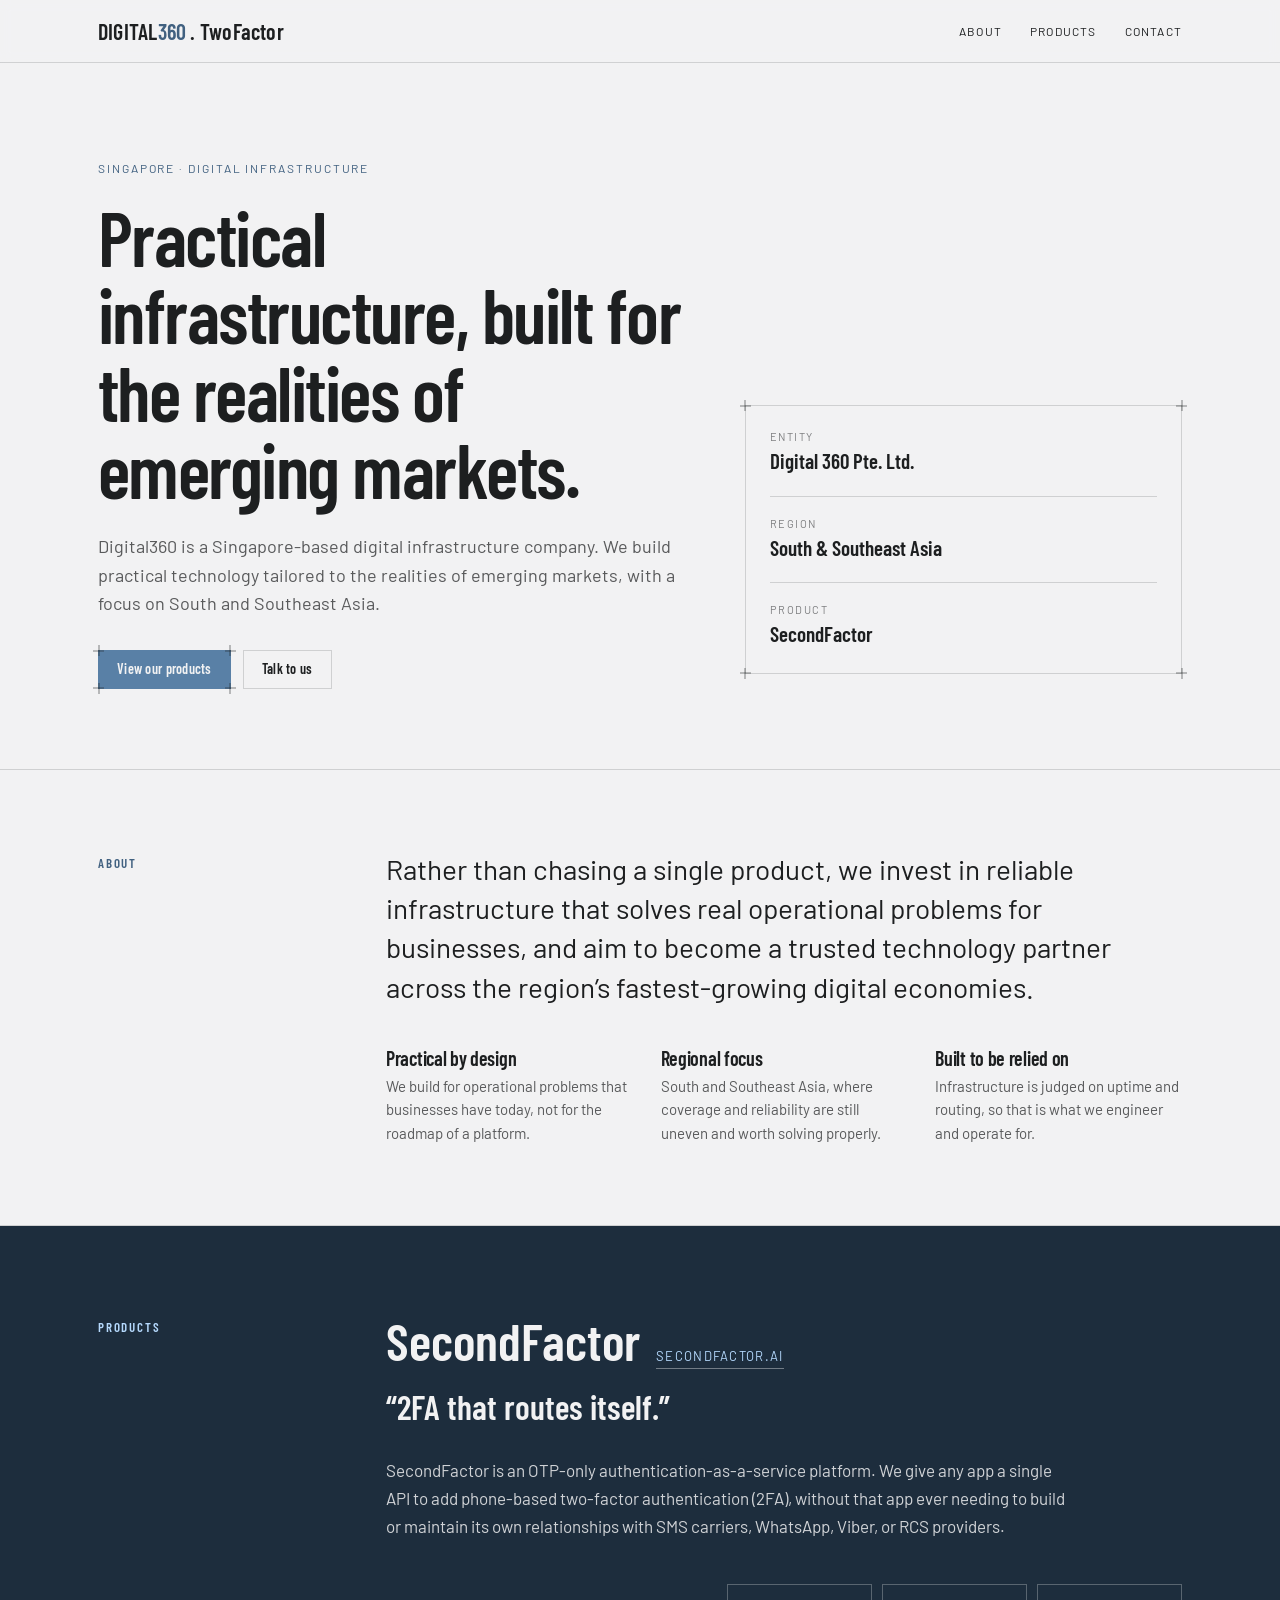
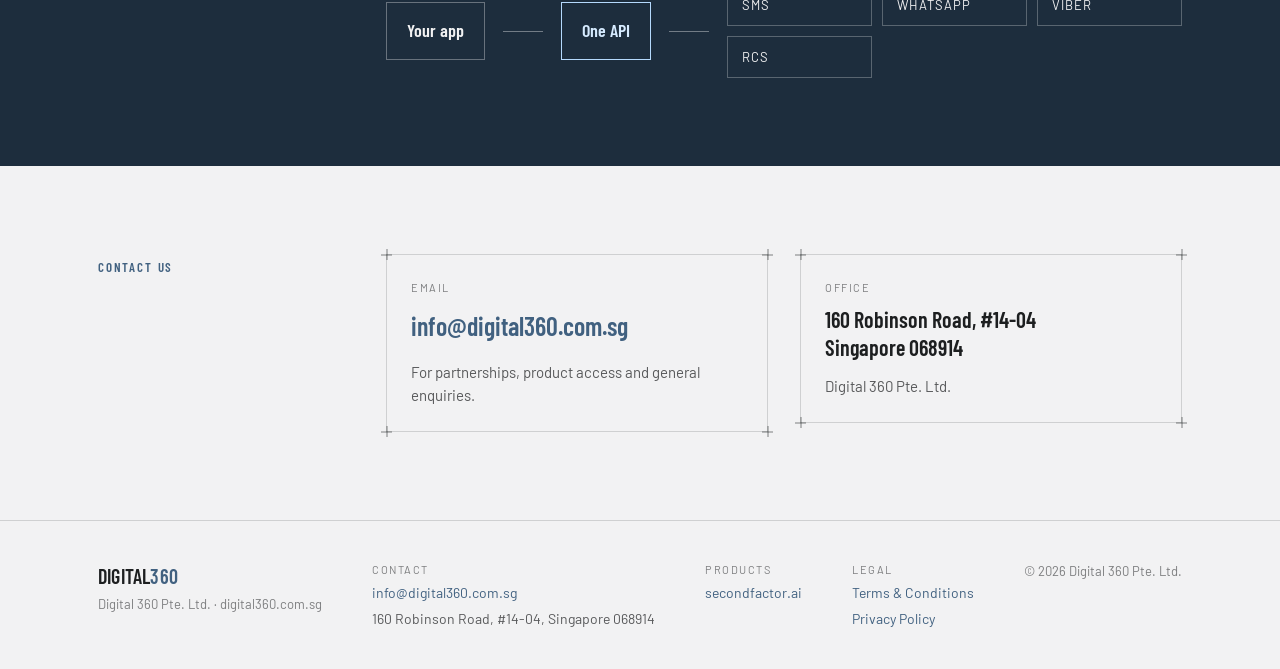
<file: index.html>
<!DOCTYPE html>
<html lang="en">
<head>
<meta charset="utf-8">
<meta name="viewport" content="width=device-width, initial-scale=1">
<title>Digital360 — Digital infrastructure, Singapore</title>
<meta name="description" content="Digital360 is a Singapore-based digital infrastructure company building practical technology for emerging markets across South and Southeast Asia.">
<link rel="preconnect" href="https://fonts.googleapis.com">
<link rel="preconnect" href="https://fonts.gstatic.com" crossorigin>
<link rel="stylesheet" href="https://fonts.googleapis.com/css2?family=Barlow:wght@400;500;700&family=Barlow+Condensed:wght@400;600&display=swap">
<link rel="stylesheet" href="css/styles.css">
</head>
<body>

<header class="site-header">
  <div class="wrap">
    <a class="brand" href="#top">DIGITAL<span>360</span> . TwoFactor</a>
    <nav class="site-nav">
      <a href="#about">About</a>
      <a href="#products">Products</a>
      <a href="#contact">Contact</a>
    </nav>
  </div>
</header>

<main>

  <section class="hero rule" id="top">
    <div class="wrap">
      <div class="hero-grid">
        <div>
          <span class="eyebrow">Singapore · Digital Infrastructure</span>
          <h1>Practical infrastructure, built for the realities of emerging markets.</h1>
          <p class="hero-lede">Digital360 is a Singapore-based digital infrastructure company. We build practical technology tailored to the realities of emerging markets, with a focus on South and Southeast Asia.</p>
          <div class="hero-actions">
            <a class="btn btn-primary blueprint" href="#products"><i class="corner tl"></i><i class="corner tr"></i><i class="corner bl"></i><i class="corner br"></i>View our products</a>
            <a class="btn btn-secondary" href="#contact">Talk to us</a>
          </div>
        </div>
        <dl class="facts blueprint">
          <i class="corner tl"></i><i class="corner tr"></i><i class="corner bl"></i><i class="corner br"></i>
          <div>
            <dt class="label">Entity</dt>
            <dd>Digital 360 Pte. Ltd.</dd>
          </div>
          <div class="divider"></div>
          <div>
            <dt class="label">Region</dt>
            <dd>South &amp; Southeast Asia</dd>
          </div>
          <div class="divider"></div>
          <div>
            <dt class="label">Product</dt>
            <dd>SecondFactor</dd>
          </div>
        </dl>
      </div>
    </div>
  </section>

  <section class="section rule" id="about">
    <div class="wrap">
      <div class="section-grid">
        <h2 class="section-label">About</h2>
        <div>
          <p class="statement">Rather than chasing a single product, we invest in reliable infrastructure that solves real operational problems for businesses, and aim to become a trusted technology partner across the region&rsquo;s fastest-growing digital economies.</p>
          <div class="points">
            <div>
              <h3>Practical by design</h3>
              <p>We build for operational problems that businesses have today, not for the roadmap of a platform.</p>
            </div>
            <div>
              <h3>Regional focus</h3>
              <p>South and Southeast Asia, where coverage and reliability are still uneven and worth solving properly.</p>
            </div>
            <div>
              <h3>Built to be relied on</h3>
              <p>Infrastructure is judged on uptime and routing, so that is what we engineer and operate for.</p>
            </div>
          </div>
        </div>
      </div>
    </div>
  </section>

  <section class="products" id="products">
    <div class="wrap">
      <div class="section-grid">
        <h2 class="section-label">Products</h2>
        <div>
          <div class="product-head">
            <span class="product-name">SecondFactor</span>
            <a class="product-link" href="https://uat-app.secondfactor.ai" target="_blank" rel="noopener">secondfactor.ai</a>
          </div>
          <p class="product-claim">&ldquo;2FA that routes itself.&rdquo;</p>
          <p class="product-body">SecondFactor is an OTP-only authentication-as-a-service platform. We give any app a single API to add phone-based two-factor authentication (2FA), without that app ever needing to build or maintain its own relationships with SMS carriers, WhatsApp, Viber, or RCS providers.</p>
          <div class="routing">
            <div class="node">Your app</div>
            <div class="link"></div>
            <div class="node api">One API</div>
            <div class="link"></div>
            <div class="channels">
              <div class="channel">SMS</div>
              <div class="channel">WhatsApp</div>
              <div class="channel">Viber</div>
              <div class="channel">RCS</div>
            </div>
          </div>
        </div>
      </div>
    </div>
  </section>

  <section class="contact" id="contact">
    <div class="wrap">
      <div class="section-grid">
        <h2 class="section-label">Contact us</h2>
        <div class="contact-cards">
          <div class="contact-card blueprint">
            <i class="corner tl"></i><i class="corner tr"></i><i class="corner bl"></i><i class="corner br"></i>
            <span class="label">Email</span>
            <a class="big" href="mailto:info@digital360.com.sg">info@digital360.com.sg</a>
            <p>For partnerships, product access and general enquiries.</p>
          </div>
          <div class="contact-card blueprint">
            <i class="corner tl"></i><i class="corner tr"></i><i class="corner bl"></i><i class="corner br"></i>
            <span class="label">Office</span>
            <div class="addr">160 Robinson Road, #14-04<br>Singapore 068914</div>
            <p>Digital 360 Pte. Ltd.</p>
          </div>
        </div>
      </div>
    </div>
  </section>

</main>

<footer class="site-footer">
  <div class="wrap">
    <div>
      <span class="brand">DIGITAL<span>360</span></span>
      <span class="fine">Digital 360 Pte. Ltd. · digital360.com.sg</span>
    </div>
    <div class="col">
      <span class="label">Contact</span>
      <a href="mailto:info@digital360.com.sg">info@digital360.com.sg</a>
      <span class="addr">160 Robinson Road, #14-04, Singapore 068914</span>
    </div>
    <div class="col">
      <span class="label">Products</span>
      <a href="https://uat-app.secondfactor.ai" target="_blank" rel="noopener">secondfactor.ai</a>
    </div>
    <div class="col">
      <span class="label">Legal</span>
      <a href="terms.html" target="_blank" rel="noopener">Terms &amp; Conditions</a>
      <a href="privacy.html" target="_blank" rel="noopener">Privacy Policy</a>
    </div>
    <div class="fine">© <span data-year>2026</span> Digital 360 Pte. Ltd.</div>
  </div>
</footer>

<script src="js/main.js"></script>
</body>
</html>
</file>
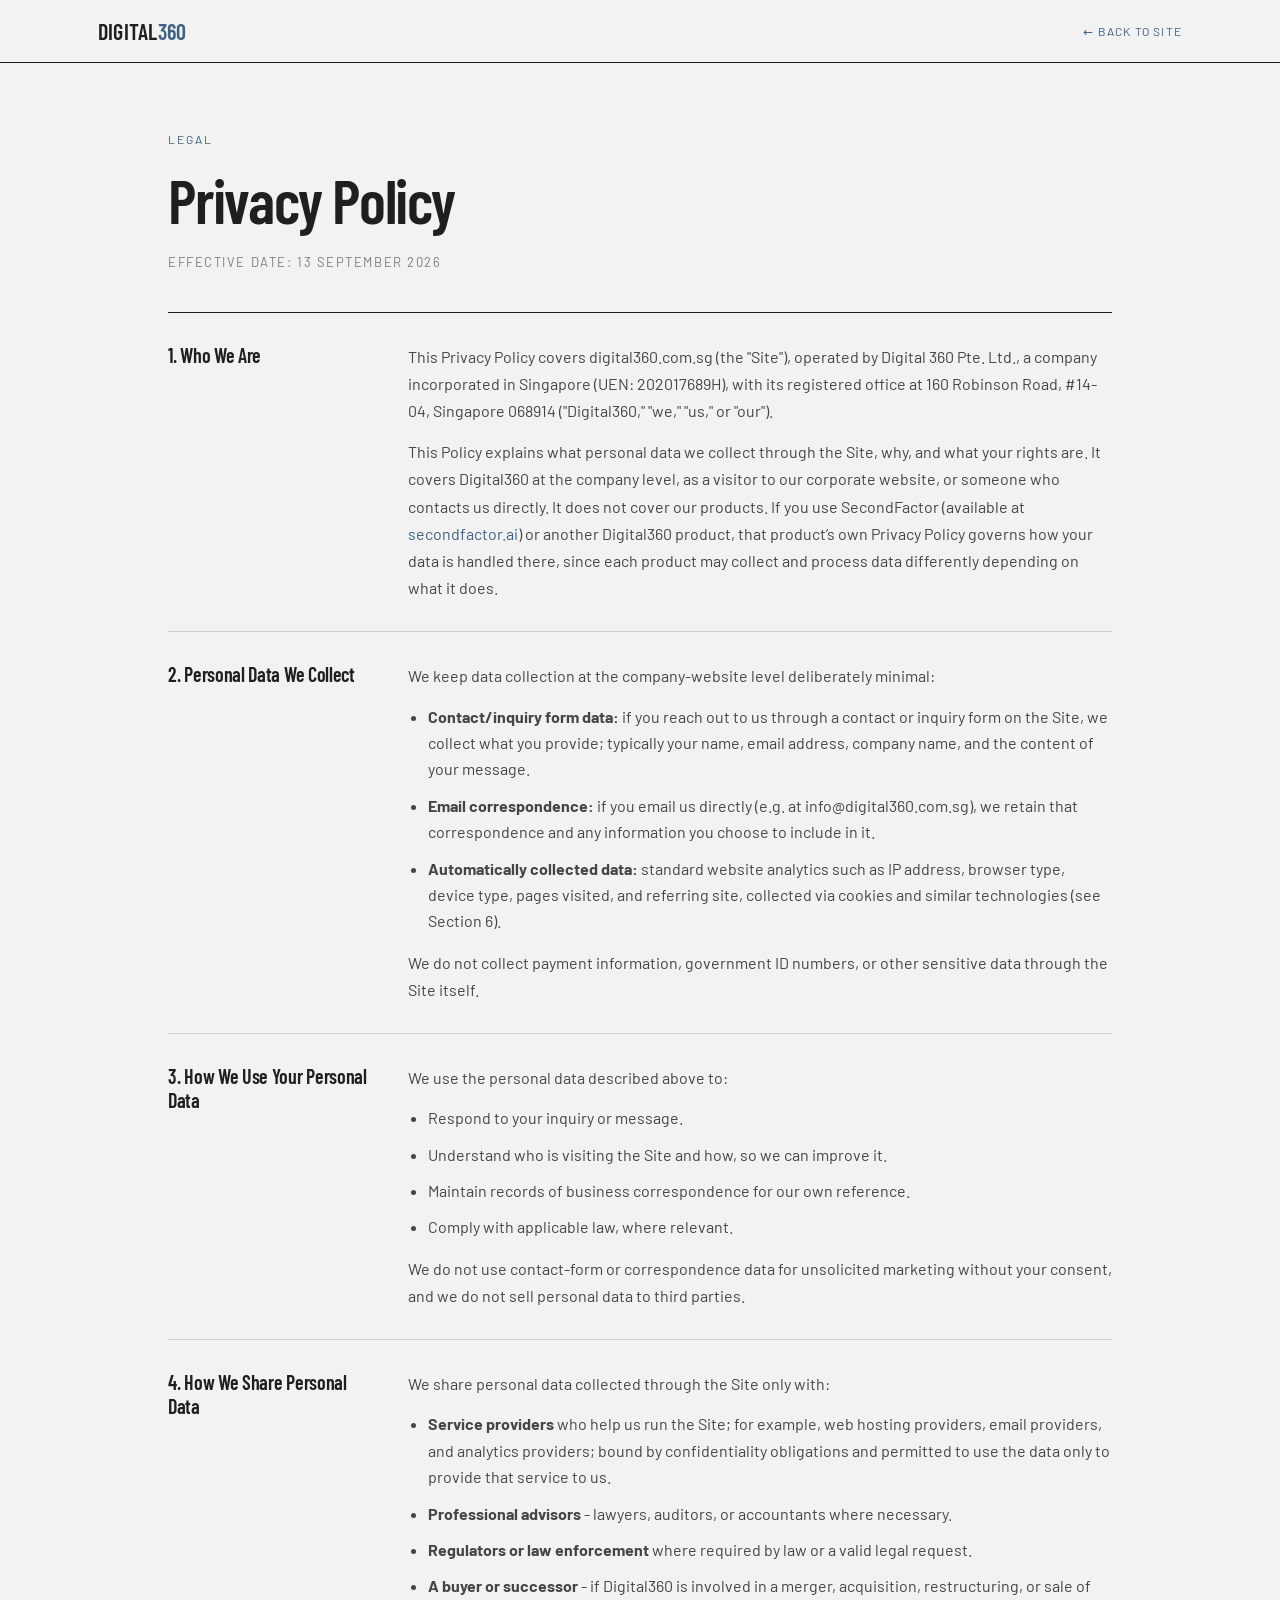
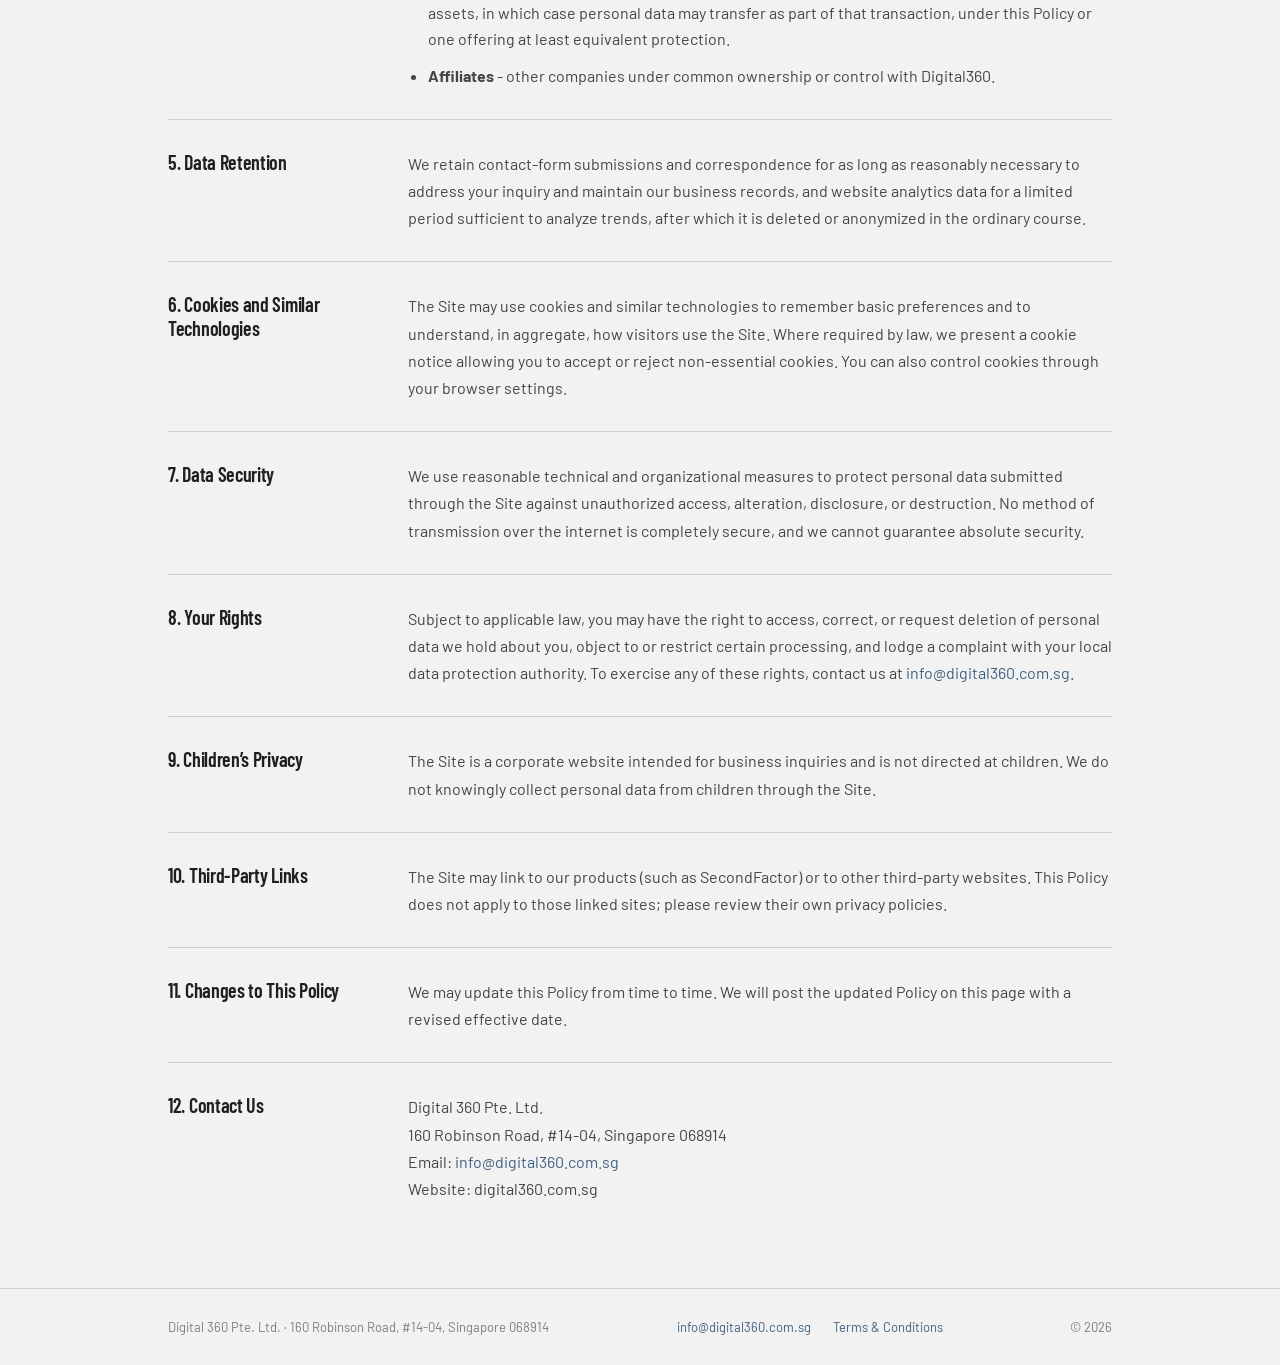
<file: privacy.html>
<!DOCTYPE html>
<html lang="en">
<head>
<meta charset="utf-8">
<meta name="viewport" content="width=device-width, initial-scale=1">
<title>Privacy Policy — Digital360</title>
<meta name="description" content="Privacy Policy for digital360.com.sg, operated by Digital 360 Pte. Ltd.">
<link rel="preconnect" href="https://fonts.googleapis.com">
<link rel="preconnect" href="https://fonts.gstatic.com" crossorigin>
<link rel="stylesheet" href="https://fonts.googleapis.com/css2?family=Barlow:wght@400;500;700&family=Barlow+Condensed:wght@400;600&display=swap">
<link rel="stylesheet" href="css/styles.css">
</head>
<body>

<header class="legal-header">
  <div class="wrap">
    <a class="brand" href="index.html">DIGITAL<span>360</span></a>
    <a class="legal-back" href="index.html">&larr; Back to site</a>
  </div>
</header>

<main class="legal-main">
  <span class="eyebrow">Legal</span>
  <h1>Privacy Policy</h1>
  <p class="legal-date">Effective Date: 13 September 2026</p>
  <div class="legal-body">
    <section class="legal-section">
      <h2>1. Who We Are</h2>
      <div>
        <p>This Privacy Policy covers digital360.com.sg (the "Site"), operated by Digital 360 Pte. Ltd., a company incorporated in Singapore (UEN: 202017689H), with its registered office at 160 Robinson Road, #14-04, Singapore 068914 ("Digital360," "we," "us," or "our").</p>
        <p>This Policy explains what personal data we collect through the Site, why, and what your rights are. It covers Digital360 at the company level, as a visitor to our corporate website, or someone who contacts us directly. It does not cover our products. If you use SecondFactor (available at <a href="https://uat-app.secondfactor.ai" target="_blank" rel="noopener">secondfactor.ai</a>) or another Digital360 product, that product&rsquo;s own Privacy Policy governs how your data is handled there, since each product may collect and process data differently depending on what it does.</p>
      </div>
    </section>
    <section class="legal-section">
      <h2>2. Personal Data We Collect</h2>
      <div>
        <p>We keep data collection at the company-website level deliberately minimal:</p>
        <ul>
          <li><strong>Contact/inquiry form data:</strong> if you reach out to us through a contact or inquiry form on the Site, we collect what you provide; typically your name, email address, company name, and the content of your message.</li>
          <li><strong>Email correspondence:</strong> if you email us directly (e.g. at info@digital360.com.sg), we retain that correspondence and any information you choose to include in it.</li>
          <li><strong>Automatically collected data:</strong> standard website analytics such as IP address, browser type, device type, pages visited, and referring site, collected via cookies and similar technologies (see Section 6).</li>
        </ul>
        <p>We do not collect payment information, government ID numbers, or other sensitive data through the Site itself.</p>
      </div>
    </section>
    <section class="legal-section">
      <h2>3. How We Use Your Personal Data</h2>
      <div>
        <p>We use the personal data described above to:</p>
        <ul>
          <li>Respond to your inquiry or message.</li>
          <li>Understand who is visiting the Site and how, so we can improve it.</li>
          <li>Maintain records of business correspondence for our own reference.</li>
          <li>Comply with applicable law, where relevant.</li>
        </ul>
        <p>We do not use contact-form or correspondence data for unsolicited marketing without your consent, and we do not sell personal data to third parties.</p>
      </div>
    </section>
    <section class="legal-section">
      <h2>4. How We Share Personal Data</h2>
      <div>
        <p>We share personal data collected through the Site only with:</p>
        <ul>
          <li><strong>Service providers</strong> who help us run the Site; for example, web hosting providers, email providers, and analytics providers; bound by confidentiality obligations and permitted to use the data only to provide that service to us.</li>
          <li><strong>Professional advisors</strong> - lawyers, auditors, or accountants where necessary.</li>
          <li><strong>Regulators or law enforcement</strong> where required by law or a valid legal request.</li>
          <li><strong>A buyer or successor</strong> - if Digital360 is involved in a merger, acquisition, restructuring, or sale of assets, in which case personal data may transfer as part of that transaction, under this Policy or one offering at least equivalent protection.</li>
          <li><strong>Affiliates</strong> - other companies under common ownership or control with Digital360.</li>
        </ul>
      </div>
    </section>
    <section class="legal-section">
      <h2>5. Data Retention</h2>
      <div>
        <p>We retain contact-form submissions and correspondence for as long as reasonably necessary to address your inquiry and maintain our business records, and website analytics data for a limited period sufficient to analyze trends, after which it is deleted or anonymized in the ordinary course.</p>
      </div>
    </section>
    <section class="legal-section">
      <h2>6. Cookies and Similar Technologies</h2>
      <div>
        <p>The Site may use cookies and similar technologies to remember basic preferences and to understand, in aggregate, how visitors use the Site. Where required by law, we present a cookie notice allowing you to accept or reject non-essential cookies. You can also control cookies through your browser settings.</p>
      </div>
    </section>
    <section class="legal-section">
      <h2>7. Data Security</h2>
      <div>
        <p>We use reasonable technical and organizational measures to protect personal data submitted through the Site against unauthorized access, alteration, disclosure, or destruction. No method of transmission over the internet is completely secure, and we cannot guarantee absolute security.</p>
      </div>
    </section>
    <section class="legal-section">
      <h2>8. Your Rights</h2>
      <div>
        <p>Subject to applicable law, you may have the right to access, correct, or request deletion of personal data we hold about you, object to or restrict certain processing, and lodge a complaint with your local data protection authority. To exercise any of these rights, contact us at <a href="mailto:info@digital360.com.sg">info@digital360.com.sg</a>.</p>
      </div>
    </section>
    <section class="legal-section">
      <h2>9. Children&rsquo;s Privacy</h2>
      <div>
        <p>The Site is a corporate website intended for business inquiries and is not directed at children. We do not knowingly collect personal data from children through the Site.</p>
      </div>
    </section>
    <section class="legal-section">
      <h2>10. Third-Party Links</h2>
      <div>
        <p>The Site may link to our products (such as SecondFactor) or to other third-party websites. This Policy does not apply to those linked sites; please review their own privacy policies.</p>
      </div>
    </section>
    <section class="legal-section">
      <h2>11. Changes to This Policy</h2>
      <div>
        <p>We may update this Policy from time to time. We will post the updated Policy on this page with a revised effective date.</p>
      </div>
    </section>
    <section class="legal-section">
      <h2>12. Contact Us</h2>
      <div>
        <p>Digital 360 Pte. Ltd.<br>160 Robinson Road, #14-04, Singapore 068914<br>Email: <a href="mailto:info@digital360.com.sg">info@digital360.com.sg</a><br>Website: digital360.com.sg</p>
      </div>
    </section>
  </div>
</main>

<footer class="legal-footer">
  <div class="inner">
    <span>Digital 360 Pte. Ltd. · 160 Robinson Road, #14-04, Singapore 068914</span>
    <span class="links">
      <a href="mailto:info@digital360.com.sg">info@digital360.com.sg</a>
      <a href="terms.html" target="_blank" rel="noopener">Terms &amp; Conditions</a>
    </span>
    <span>© <span data-year>2026</span></span>
  </div>
</footer>

<script src="js/main.js"></script>
</body>
</html>
</file>
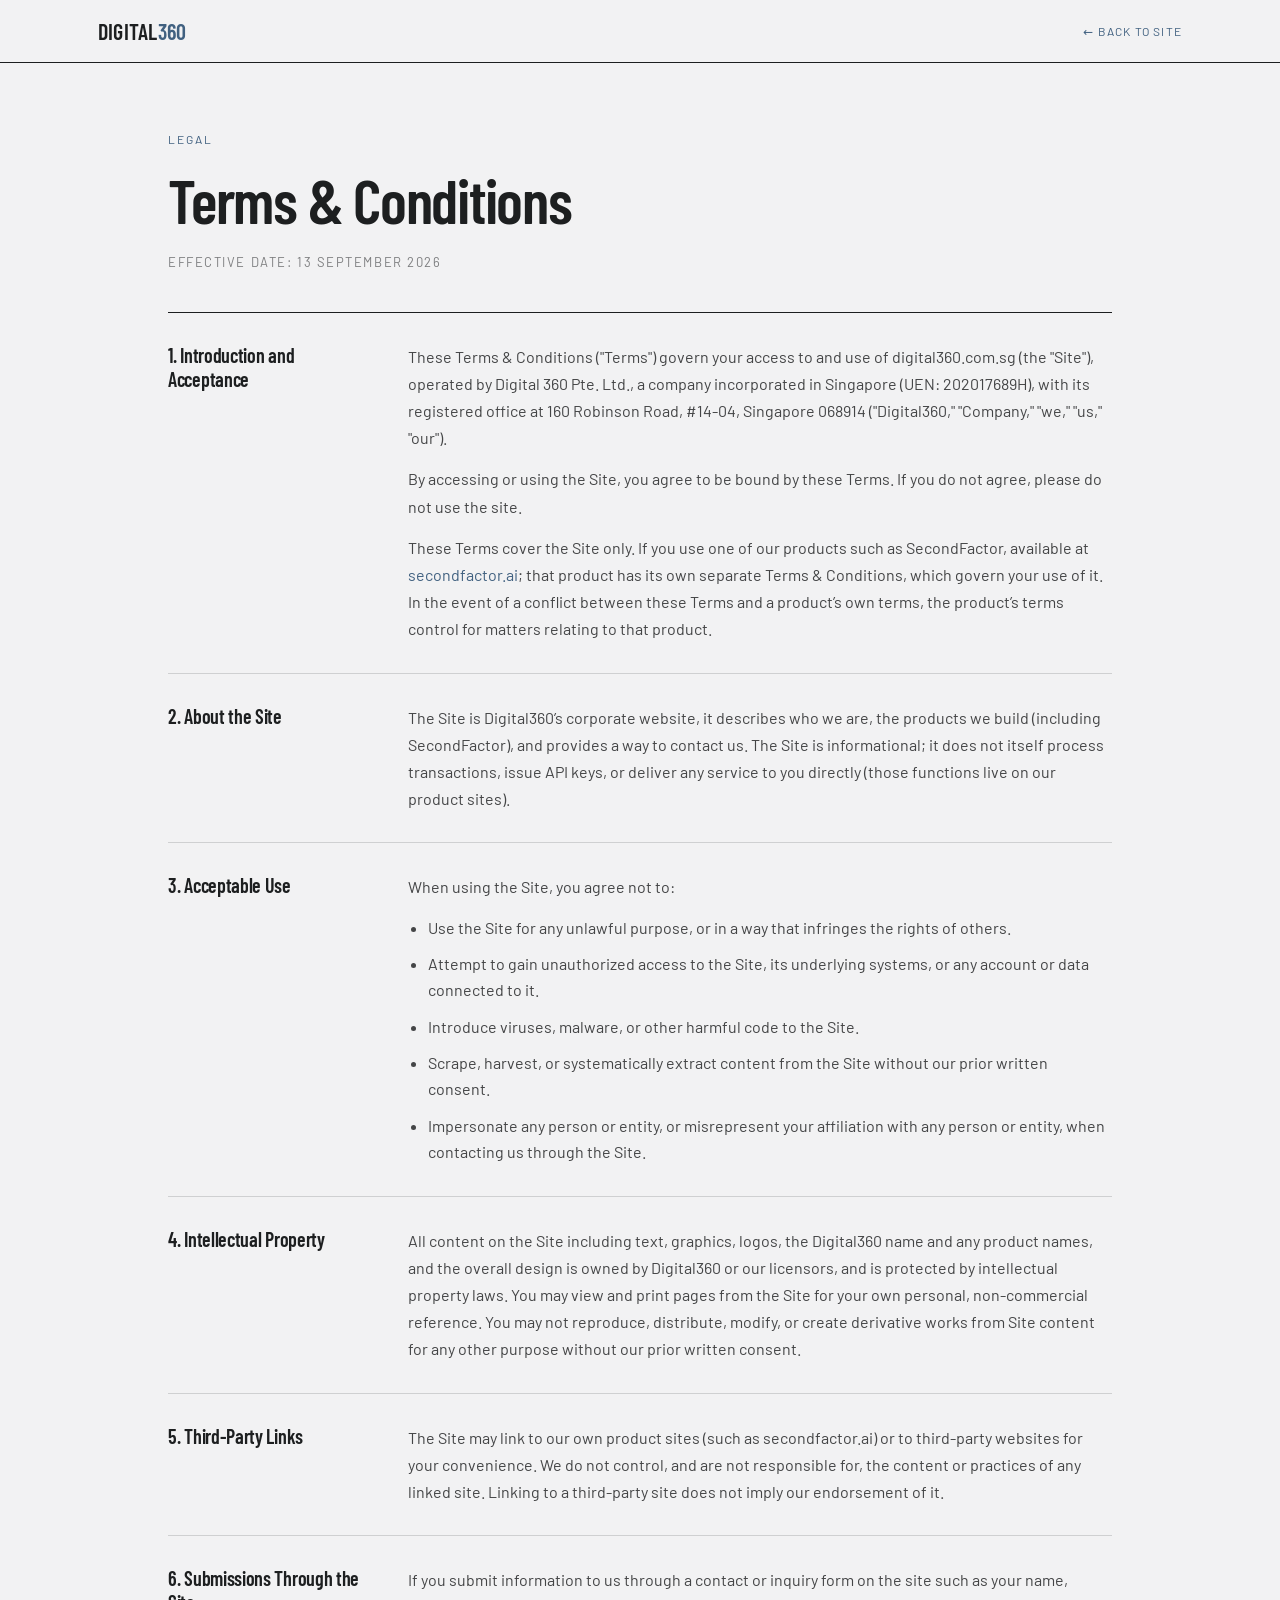
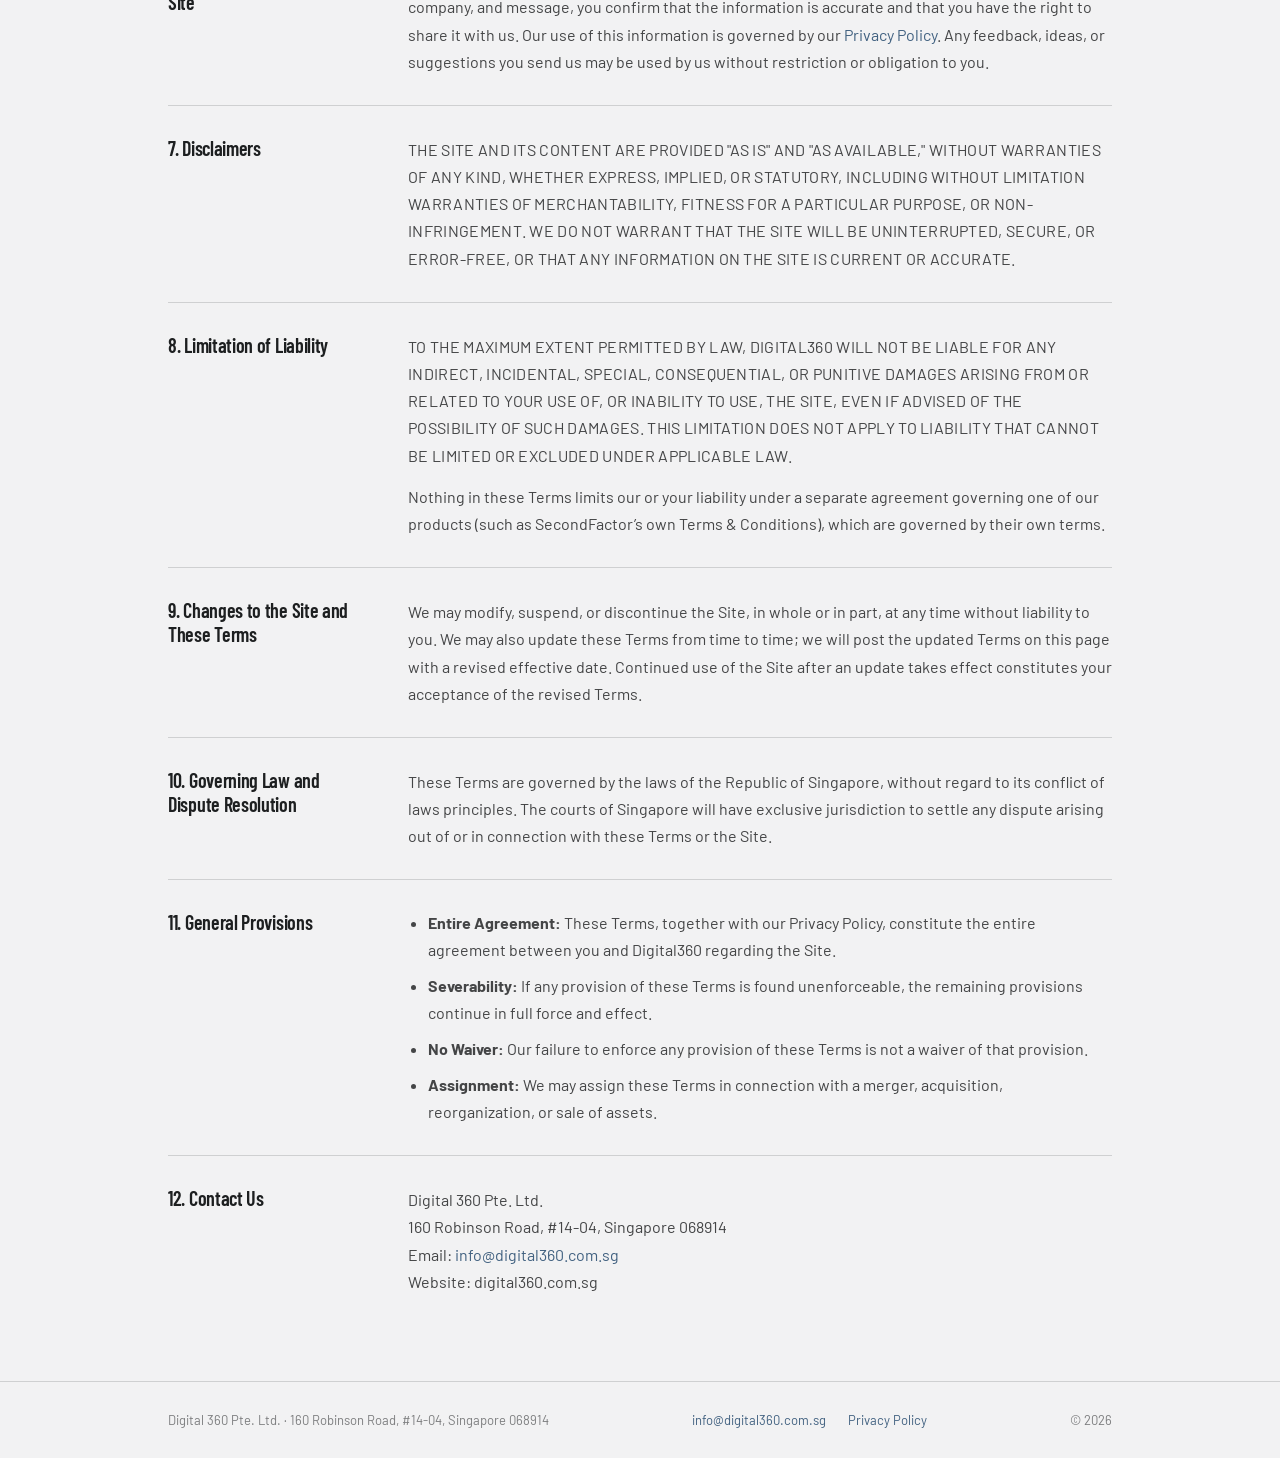
<file: terms.html>
<!DOCTYPE html>
<html lang="en">
<head>
<meta charset="utf-8">
<meta name="viewport" content="width=device-width, initial-scale=1">
<title>Terms &amp; Conditions — Digital360</title>
<meta name="description" content="Terms &amp; Conditions for digital360.com.sg, operated by Digital 360 Pte. Ltd.">
<link rel="preconnect" href="https://fonts.googleapis.com">
<link rel="preconnect" href="https://fonts.gstatic.com" crossorigin>
<link rel="stylesheet" href="https://fonts.googleapis.com/css2?family=Barlow:wght@400;500;700&family=Barlow+Condensed:wght@400;600&display=swap">
<link rel="stylesheet" href="css/styles.css">
</head>
<body>

<header class="legal-header">
  <div class="wrap">
    <a class="brand" href="index.html">DIGITAL<span>360</span></a>
    <a class="legal-back" href="index.html">&larr; Back to site</a>
  </div>
</header>

<main class="legal-main">
  <span class="eyebrow">Legal</span>
  <h1>Terms &amp; Conditions</h1>
  <p class="legal-date">Effective Date: 13 September 2026</p>
  <div class="legal-body">
    <section class="legal-section">
      <h2>1. Introduction and Acceptance</h2>
      <div>
        <p>These Terms &amp; Conditions ("Terms") govern your access to and use of digital360.com.sg (the "Site"), operated by Digital 360 Pte. Ltd., a company incorporated in Singapore (UEN: 202017689H), with its registered office at 160 Robinson Road, #14-04, Singapore 068914 ("Digital360," "Company," "we," "us," "our").</p>
        <p>By accessing or using the Site, you agree to be bound by these Terms. If you do not agree, please do not use the site.</p>
        <p>These Terms cover the Site only. If you use one of our products such as SecondFactor, available at <a href="https://uat-app.secondfactor.ai" target="_blank" rel="noopener">secondfactor.ai</a>; that product has its own separate Terms &amp; Conditions, which govern your use of it. In the event of a conflict between these Terms and a product&rsquo;s own terms, the product&rsquo;s terms control for matters relating to that product.</p>
      </div>
    </section>
    <section class="legal-section">
      <h2>2. About the Site</h2>
      <div>
        <p>The Site is Digital360&rsquo;s corporate website, it describes who we are, the products we build (including SecondFactor), and provides a way to contact us. The Site is informational; it does not itself process transactions, issue API keys, or deliver any service to you directly (those functions live on our product sites).</p>
      </div>
    </section>
    <section class="legal-section">
      <h2>3. Acceptable Use</h2>
      <div>
        <p>When using the Site, you agree not to:</p>
        <ul>
          <li>Use the Site for any unlawful purpose, or in a way that infringes the rights of others.</li>
          <li>Attempt to gain unauthorized access to the Site, its underlying systems, or any account or data connected to it.</li>
          <li>Introduce viruses, malware, or other harmful code to the Site.</li>
          <li>Scrape, harvest, or systematically extract content from the Site without our prior written consent.</li>
          <li>Impersonate any person or entity, or misrepresent your affiliation with any person or entity, when contacting us through the Site.</li>
        </ul>
      </div>
    </section>
    <section class="legal-section">
      <h2>4. Intellectual Property</h2>
      <div>
        <p>All content on the Site including text, graphics, logos, the Digital360 name and any product names, and the overall design is owned by Digital360 or our licensors, and is protected by intellectual property laws. You may view and print pages from the Site for your own personal, non-commercial reference. You may not reproduce, distribute, modify, or create derivative works from Site content for any other purpose without our prior written consent.</p>
      </div>
    </section>
    <section class="legal-section">
      <h2>5. Third-Party Links</h2>
      <div>
        <p>The Site may link to our own product sites (such as secondfactor.ai) or to third-party websites for your convenience. We do not control, and are not responsible for, the content or practices of any linked site. Linking to a third-party site does not imply our endorsement of it.</p>
      </div>
    </section>
    <section class="legal-section">
      <h2>6. Submissions Through the Site</h2>
      <div>
        <p>If you submit information to us through a contact or inquiry form on the site such as your name, company, and message, you confirm that the information is accurate and that you have the right to share it with us. Our use of this information is governed by our <a href="privacy.html" target="_blank" rel="noopener">Privacy Policy</a>. Any feedback, ideas, or suggestions you send us may be used by us without restriction or obligation to you.</p>
      </div>
    </section>
    <section class="legal-section">
      <h2>7. Disclaimers</h2>
      <div>
        <p class="legal-caps">THE SITE AND ITS CONTENT ARE PROVIDED "AS IS" AND "AS AVAILABLE," WITHOUT WARRANTIES OF ANY KIND, WHETHER EXPRESS, IMPLIED, OR STATUTORY, INCLUDING WITHOUT LIMITATION WARRANTIES OF MERCHANTABILITY, FITNESS FOR A PARTICULAR PURPOSE, OR NON-INFRINGEMENT. WE DO NOT WARRANT THAT THE SITE WILL BE UNINTERRUPTED, SECURE, OR ERROR-FREE, OR THAT ANY INFORMATION ON THE SITE IS CURRENT OR ACCURATE.</p>
      </div>
    </section>
    <section class="legal-section">
      <h2>8. Limitation of Liability</h2>
      <div>
        <p class="legal-caps">TO THE MAXIMUM EXTENT PERMITTED BY LAW, DIGITAL360 WILL NOT BE LIABLE FOR ANY INDIRECT, INCIDENTAL, SPECIAL, CONSEQUENTIAL, OR PUNITIVE DAMAGES ARISING FROM OR RELATED TO YOUR USE OF, OR INABILITY TO USE, THE SITE, EVEN IF ADVISED OF THE POSSIBILITY OF SUCH DAMAGES. THIS LIMITATION DOES NOT APPLY TO LIABILITY THAT CANNOT BE LIMITED OR EXCLUDED UNDER APPLICABLE LAW.</p>
        <p>Nothing in these Terms limits our or your liability under a separate agreement governing one of our products (such as SecondFactor&rsquo;s own Terms &amp; Conditions), which are governed by their own terms.</p>
      </div>
    </section>
    <section class="legal-section">
      <h2>9. Changes to the Site and These Terms</h2>
      <div>
        <p>We may modify, suspend, or discontinue the Site, in whole or in part, at any time without liability to you. We may also update these Terms from time to time; we will post the updated Terms on this page with a revised effective date. Continued use of the Site after an update takes effect constitutes your acceptance of the revised Terms.</p>
      </div>
    </section>
    <section class="legal-section">
      <h2>10. Governing Law and Dispute Resolution</h2>
      <div>
        <p>These Terms are governed by the laws of the Republic of Singapore, without regard to its conflict of laws principles. The courts of Singapore will have exclusive jurisdiction to settle any dispute arising out of or in connection with these Terms or the Site.</p>
      </div>
    </section>
    <section class="legal-section">
      <h2>11. General Provisions</h2>
      <div>
        <ul>
          <li><strong>Entire Agreement:</strong> These Terms, together with our Privacy Policy, constitute the entire agreement between you and Digital360 regarding the Site.</li>
          <li><strong>Severability:</strong> If any provision of these Terms is found unenforceable, the remaining provisions continue in full force and effect.</li>
          <li><strong>No Waiver:</strong> Our failure to enforce any provision of these Terms is not a waiver of that provision.</li>
          <li><strong>Assignment:</strong> We may assign these Terms in connection with a merger, acquisition, reorganization, or sale of assets.</li>
        </ul>
      </div>
    </section>
    <section class="legal-section">
      <h2>12. Contact Us</h2>
      <div>
        <p>Digital 360 Pte. Ltd.<br>160 Robinson Road, #14-04, Singapore 068914<br>Email: <a href="mailto:info@digital360.com.sg">info@digital360.com.sg</a><br>Website: digital360.com.sg</p>
      </div>
    </section>
  </div>
</main>

<footer class="legal-footer">
  <div class="inner">
    <span>Digital 360 Pte. Ltd. · 160 Robinson Road, #14-04, Singapore 068914</span>
    <span class="links">
      <a href="mailto:info@digital360.com.sg">info@digital360.com.sg</a>
      <a href="privacy.html" target="_blank" rel="noopener">Privacy Policy</a>
    </span>
    <span>© <span data-year>2026</span></span>
  </div>
</footer>

<script src="js/main.js"></script>
</body>
</html>
</file>
<file: css/styles.css>
/* Digital360 — digital360.com.sg
   Design tokens from the Industry design system. */

:root {
  --bg: #f2f2f3;
  --surface: #e9e9ea;
  --text: #1d1f20;
  --muted: rgba(29, 31, 32, 0.72);
  --faint: rgba(29, 31, 32, 0.55);
  --divider: rgba(29, 31, 32, 0.16);
  --accent: #5980a6;
  --accent-200: #d6ebff;
  --accent-300: #b5d9fd;
  --accent-600: #597ea3;
  --accent-700: #416180;
  --accent-900: #1d2d3d;
  --paper: #f2f2f3;
  --font-heading: "Barlow Condensed", system-ui, sans-serif;
  --font-body: "Barlow", system-ui, sans-serif;
  --wrap: 1140px;
}

*, *::before, *::after { box-sizing: border-box; }

html { scroll-behavior: smooth; }

body {
  margin: 0;
  background: var(--bg);
  color: var(--text);
  font-family: var(--font-body);
  font-size: 15px;
  line-height: 1.55;
  -webkit-font-smoothing: antialiased;
}

h1, h2, h3, h4 {
  font-family: var(--font-heading);
  font-weight: 600;
  line-height: 1.12;
  letter-spacing: -0.015em;
  margin: 0;
}

p { margin: 0; }

a { color: var(--accent-700); text-decoration: none; text-underline-offset: 3px; }
a:hover { color: var(--accent-900); text-decoration: underline; }

:focus { outline: none; }
:focus-visible { outline: 2px solid var(--accent); outline-offset: 2px; }
::selection { background: rgba(89, 128, 166, 0.3); }

.wrap { max-width: var(--wrap); margin: 0 auto; padding: 0 28px; }
.rule { border-bottom: 1px solid var(--divider); }

/* blueprint frame */
.blueprint { position: relative; border: 1px solid var(--divider); border-radius: 0; }
.blueprint > .corner { position: absolute; width: 11px; height: 11px; color: rgba(29, 31, 32, 0.55); }
.blueprint > .corner::before,
.blueprint > .corner::after { content: ""; position: absolute; background: currentColor; }
.blueprint > .corner::before { left: 50%; top: 0; width: 1px; height: 100%; transform: translateX(-0.5px); }
.blueprint > .corner::after { top: 50%; left: 0; height: 1px; width: 100%; transform: translateY(-0.5px); }
.blueprint > .corner.tl { left: -6px; top: -6px; }
.blueprint > .corner.tr { right: -6px; top: -6px; }
.blueprint > .corner.bl { left: -6px; bottom: -6px; }
.blueprint > .corner.br { right: -6px; bottom: -6px; }

/* buttons */
.btn {
  display: inline-flex;
  align-items: center;
  justify-content: center;
  gap: 6px;
  padding: 10px 18px;
  font-family: var(--font-heading);
  font-weight: 600;
  font-size: 14px;
  line-height: 1.2;
  letter-spacing: 0.02em;
  color: var(--text);
  background: transparent;
  border: 1px solid transparent;
  border-radius: 0;
  cursor: pointer;
  text-decoration: none;
}
.btn:hover { text-decoration: none; }
.btn-primary { background: var(--accent); color: var(--paper); }
.btn-primary:hover { background: var(--accent-600); color: var(--paper); }
.btn-primary:active { background: var(--accent-700); }
.btn-secondary { border-color: var(--divider); color: var(--text); }
.btn-secondary:hover { background: rgba(29, 31, 32, 0.07); color: var(--text); }
.btn-secondary:active { background: rgba(29, 31, 32, 0.14); }

/* labels */
.eyebrow { font-size: 12px; letter-spacing: 0.16em; text-transform: uppercase; color: var(--accent-700); }
.label { font-size: 11px; letter-spacing: 0.14em; text-transform: uppercase; color: var(--faint); }
.section-label { font-size: 13px; letter-spacing: 0.14em; text-transform: uppercase; color: var(--accent-700); margin: 6px 0 0; }

/* header */
.site-header {
  position: sticky;
  top: 0;
  z-index: 20;
  background: rgba(242, 242, 243, 0.92);
  backdrop-filter: blur(6px);
  border-bottom: 1px solid var(--divider);
}
.site-header .wrap {
  display: flex;
  align-items: center;
  justify-content: space-between;
  gap: 24px;
  padding-top: 14px;
  padding-bottom: 14px;
}
.brand { font-family: var(--font-heading); font-weight: 600; font-size: 22px; letter-spacing: 0.01em; color: var(--text); }
.brand:hover { color: var(--text); text-decoration: none; }
.brand span { color: var(--accent-700); }
.site-nav { display: flex; align-items: center; gap: 28px; }
.site-nav a { font-size: 12px; letter-spacing: 0.1em; text-transform: uppercase; color: var(--text); }
.site-nav a:hover { color: var(--accent-700); text-decoration: none; }

/* hero */
.hero { padding: 96px 0 80px; }
.hero-grid { display: grid; grid-template-columns: minmax(0, 1.35fr) minmax(0, 1fr); gap: 56px; align-items: end; }
.hero .eyebrow { display: block; margin-bottom: 20px; }
.hero h1 {
  font-size: clamp(40px, 6vw, 76px);
  line-height: 1.02;
  letter-spacing: -0.02em;
  margin-bottom: 24px;
  max-width: 15em;
  text-wrap: pretty;
}
.hero-lede { font-size: 18px; line-height: 1.6; max-width: 34em; margin-bottom: 32px; color: var(--muted); }
.hero-actions { display: flex; gap: 12px; flex-wrap: wrap; }

.facts { padding: 22px 24px; display: grid; gap: 18px; }
.facts .divider { height: 1px; background: var(--divider); }
.facts dt { margin: 0; }
.facts dd { margin: 0; font-family: var(--font-heading); font-weight: 600; font-size: 21px; }

/* sections */
.section { padding: 80px 0; }
.section-grid { display: grid; grid-template-columns: minmax(0, 240px) minmax(0, 1fr); gap: 48px; }
.statement { font-size: clamp(21px, 2.4vw, 28px); line-height: 1.4; margin-bottom: 40px; max-width: 30em; text-wrap: pretty; }
.points { display: grid; grid-template-columns: repeat(auto-fit, minmax(220px, 1fr)); gap: 28px; }
.points h3 { font-size: 20px; margin-bottom: 6px; }
.points p { color: var(--muted); }

/* products */
.products { background: var(--accent-900); color: var(--paper); padding: 88px 0; }
.products .section-label { color: var(--accent-300); }
.product-head { display: flex; align-items: baseline; gap: 16px; flex-wrap: wrap; margin-bottom: 18px; }
.product-name { font-family: var(--font-heading); font-weight: 600; font-size: clamp(34px, 4.4vw, 52px); line-height: 1; }
.product-link {
  font-size: 13px;
  letter-spacing: 0.1em;
  text-transform: uppercase;
  color: var(--accent-300);
  border-bottom: 1px solid rgba(242, 242, 243, 0.4);
  padding-bottom: 2px;
}
.product-link:hover { color: var(--paper); text-decoration: none; }
.product-claim { font-family: var(--font-heading); font-weight: 600; font-size: clamp(24px, 3vw, 34px); line-height: 1.2; margin-bottom: 28px; }
.product-body { font-size: 17px; line-height: 1.65; max-width: 40em; color: rgba(242, 242, 243, 0.84); }

.routing { margin-top: 44px; display: flex; align-items: center; gap: 18px; flex-wrap: wrap; }
.routing .node { border: 1px solid rgba(242, 242, 243, 0.35); padding: 14px 20px; font-family: var(--font-heading); font-weight: 600; font-size: 18px; }
.routing .node.api { border-color: var(--accent-300); color: var(--accent-200); }
.routing .link { flex: 0 0 40px; height: 1px; background: rgba(242, 242, 243, 0.4); }
.routing .channels { display: grid; grid-template-columns: repeat(auto-fit, minmax(110px, 1fr)); gap: 10px; flex: 1 1 300px; }
.routing .channel {
  border: 1px solid rgba(242, 242, 243, 0.28);
  padding: 10px 14px;
  font-size: 13px;
  letter-spacing: 0.08em;
  text-transform: uppercase;
  transition: border-color 0.15s ease;
}
.routing .channel:hover { border-color: var(--accent); }

/* contact */
.contact { padding: 88px 0; }
.contact-cards { display: grid; grid-template-columns: repeat(auto-fit, minmax(260px, 1fr)); gap: 32px; align-items: start; }
.contact-card { padding: 24px; }
.contact-card .label { display: block; margin-bottom: 10px; }
.contact-card .big { font-family: var(--font-heading); font-weight: 600; font-size: 26px; }
.contact-card .addr { font-family: var(--font-heading); font-weight: 600; font-size: 22px; line-height: 1.25; }
.contact-card p { margin-top: 14px; color: var(--muted); }

/* footer */
.site-footer { border-top: 1px solid var(--divider); }
.site-footer .wrap {
  padding-top: 40px;
  padding-bottom: 40px;
  display: flex;
  gap: 28px;
  flex-wrap: wrap;
  justify-content: space-between;
  align-items: flex-start;
}
.site-footer .col { display: grid; gap: 4px; font-size: 14px; }
.site-footer .brand { font-size: 20px; display: block; }
.site-footer .fine { font-size: 13px; color: var(--faint); }
.site-footer .addr { color: var(--muted); }

/* legal pages */
.legal-header { border-bottom: 1px solid var(--text); }
.legal-header .wrap {
  display: flex;
  align-items: center;
  justify-content: space-between;
  gap: 20px;
  padding-top: 14px;
  padding-bottom: 14px;
}
.legal-back { font-size: 12px; letter-spacing: 0.1em; text-transform: uppercase; }
.legal-main { max-width: 1000px; margin: 0 auto; padding: 64px 28px 0; }
.legal-main h1 { font-size: clamp(36px, 6vw, 62px); line-height: 1.02; letter-spacing: -0.02em; margin: 18px 0 20px; }
.legal-date { font-size: 13px; letter-spacing: 0.12em; text-transform: uppercase; color: var(--faint); margin-bottom: 40px; }
.legal-body { border-top: 1px solid var(--text); }
.legal-section { display: grid; grid-template-columns: minmax(0, 200px) minmax(0, 1fr); gap: 40px; padding: 30px 0; border-bottom: 1px solid var(--divider); }
.legal-section:last-child { border-bottom: 0; }
.legal-section h2 { font-size: 20px; line-height: 1.2; }
.legal-section p { margin-bottom: 14px; font-size: 16px; line-height: 1.7; color: rgba(29, 31, 32, 0.82); }
.legal-section p:last-child { margin-bottom: 0; }
.legal-section ul { margin: 0 0 14px; padding-left: 20px; display: grid; gap: 10px; }
.legal-section ul:last-child { margin-bottom: 0; }
.legal-section li { font-size: 16px; line-height: 1.65; color: rgba(29, 31, 32, 0.82); }
.legal-caps { font-size: 14px; letter-spacing: 0.02em; }
.legal-footer { border-top: 1px solid var(--divider); margin-top: 56px; }
.legal-footer .inner {
  max-width: 1000px;
  margin: 0 auto;
  padding: 28px;
  display: flex;
  gap: 22px;
  flex-wrap: wrap;
  justify-content: space-between;
  font-size: 13px;
  color: var(--faint);
}
.legal-footer .links { display: flex; gap: 22px; flex-wrap: wrap; }

/* responsive */
@media (max-width: 860px) {
  .hero { padding: 64px 0 56px; }
  .hero-grid,
  .section-grid,
  .legal-section { grid-template-columns: 1fr; gap: 32px; }
  .legal-section { gap: 14px; }
  .section, .products, .contact { padding: 56px 0; }
  .site-nav { gap: 16px; }
  .site-nav a { font-size: 11px; }
  .routing .link { display: none; }
}
</file>
